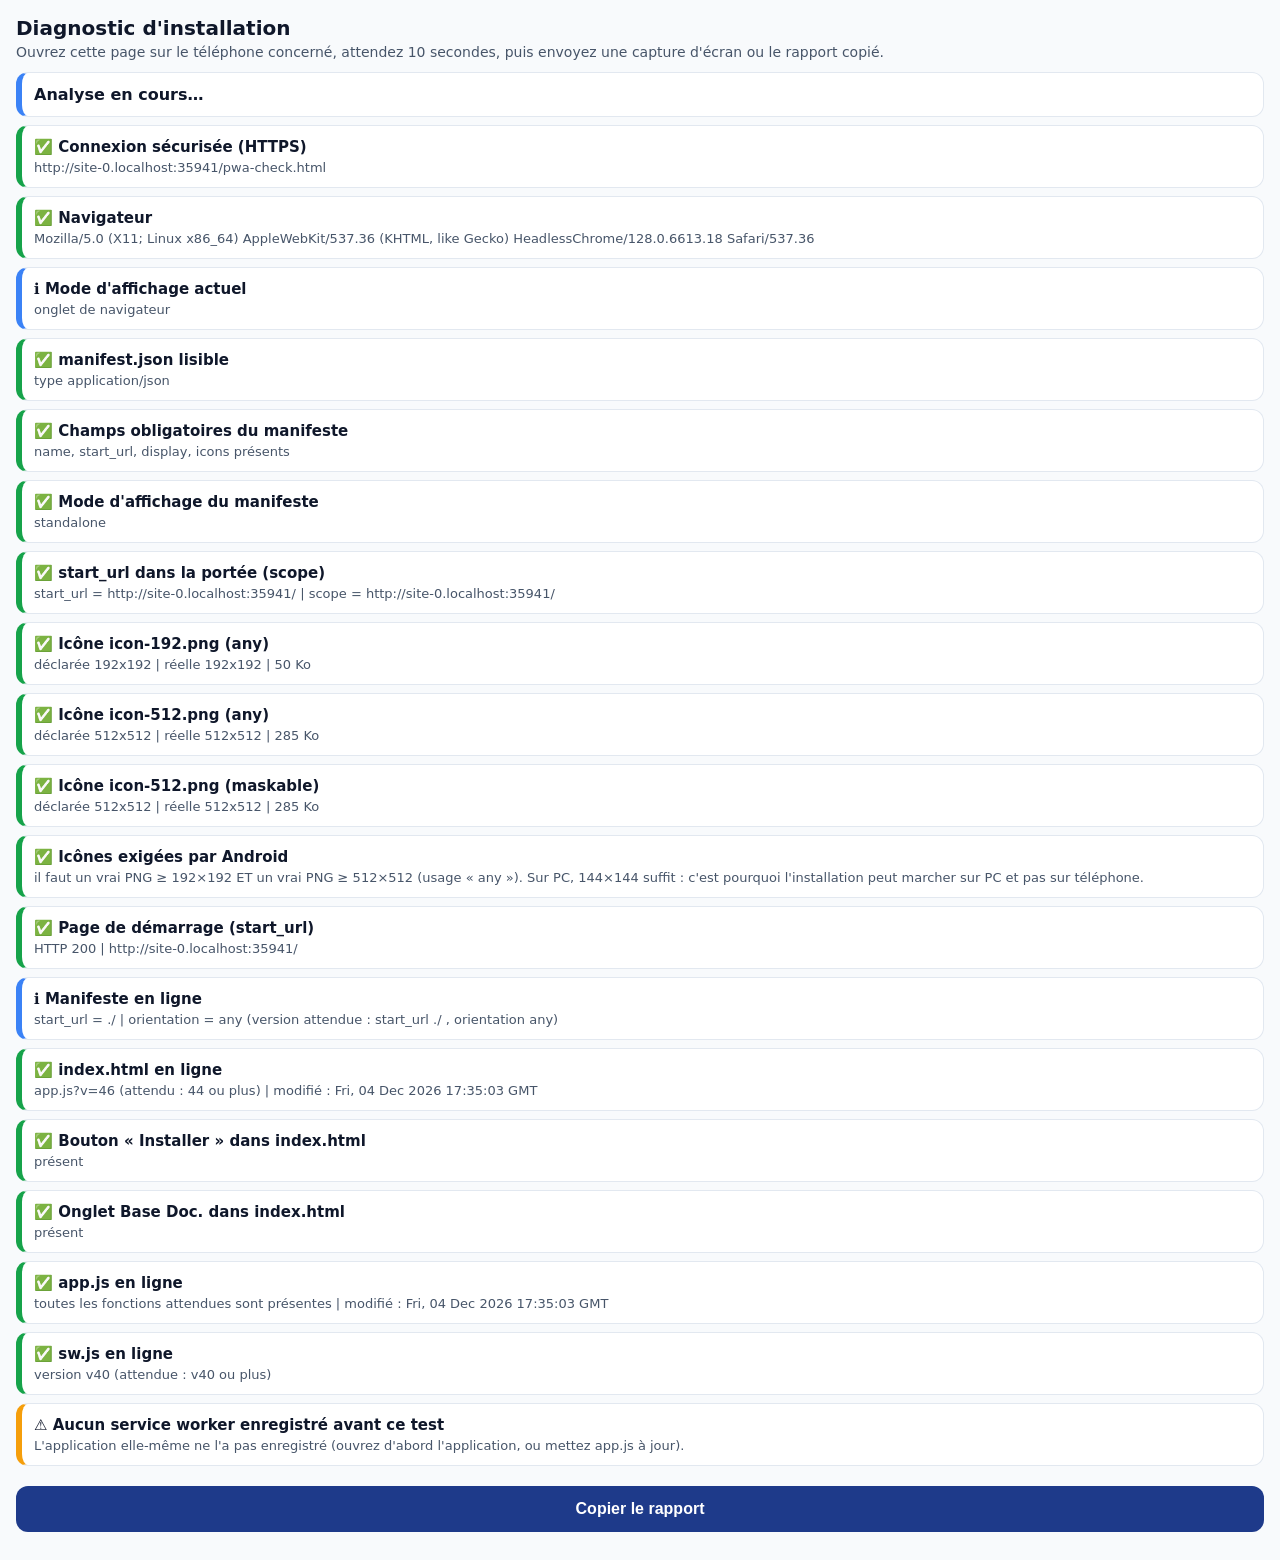
<file: pwa-check.html>
<!DOCTYPE html>
<html lang="fr">
<head>
<meta charset="UTF-8">
<meta name="viewport" content="width=device-width, initial-scale=1">
<title>Diagnostic installation - GMAO A2CIM</title>
<link rel="manifest" href="manifest.json">
<style>
  body { font-family: system-ui, -apple-system, Segoe UI, Roboto, sans-serif; margin: 0; padding: 16px; background: #f8fafc; color: #0f172a; }
  h1 { font-size: 20px; margin: 0 0 4px; }
  p.sub { margin: 0 0 12px; color: #475569; font-size: 14px; }
  .row { background: #fff; border: 1px solid #e2e8f0; border-radius: 12px; padding: 12px; margin: 8px 0; border-left-width: 6px; }
  .ok { border-left-color: #16a34a; } .ko { border-left-color: #dc2626; } .warn { border-left-color: #f59e0b; } .info { border-left-color: #3b82f6; }
  .t { font-weight: 700; font-size: 15px; }
  .d { font-size: 13px; color: #475569; margin-top: 4px; word-break: break-all; }
  #verdict { font-weight: 700; font-size: 16px; }
  button { width: 100%; padding: 14px; margin: 12px 0; border: 0; border-radius: 12px; background: #1e3a8a; color: #fff; font-size: 16px; font-weight: 700; }
</style>
</head>
<body>
<h1>Diagnostic d'installation</h1>
<p class="sub">Ouvrez cette page sur le téléphone concerné, attendez 10 secondes, puis envoyez une capture d'écran ou le rapport copié.</p>
<div id="verdict" class="row info">Analyse en cours…</div>
<div id="out"></div>
<button id="copyBtn" type="button">Copier le rapport</button>

<script>
// <PNG>
function pngInfo(buf) {
  const b = new Uint8Array(buf);
  const sig = b.length > 24 && b[0] === 0x89 && b[1] === 0x50 && b[2] === 0x4e && b[3] === 0x47;
  if (!sig) return { png: false, w: 0, h: 0 };
  const dv = new DataView(buf);
  return { png: true, w: dv.getUint32(16), h: dv.getUint32(20) };
}
// </PNG>

const out = document.getElementById("out");
const lines = [];
const MARK = { ok: "✅", warn: "⚠️", ko: "❌", info: "ℹ️" };
let nKo = 0, nWarn = 0;

function add(level, title, detail) {
  if (level === "ko") nKo++; if (level === "warn") nWarn++;
  const d = document.createElement("div"); d.className = "row " + level;
  const t = document.createElement("div"); t.className = "t"; t.textContent = MARK[level] + " " + title; d.appendChild(t);
  if (detail) { const x = document.createElement("div"); x.className = "d"; x.textContent = detail; d.appendChild(x); }
  out.appendChild(d);
  lines.push(MARK[level] + " " + title + (detail ? " : " + detail : ""));
}

let installPromptSeen = false;
window.addEventListener("beforeinstallprompt", () => { installPromptSeen = true; });

(async function run() {
  // 1. Adresse et HTTPS
  const host = location.hostname;
  const privateNet = /^(192\.168|10\.|172\.(1[6-9]|2\d|3[01]))\./.test(host);
  add(window.isSecureContext ? "ok" : "ko", "Connexion sécurisée (HTTPS)",
    location.href + (window.isSecureContext ? "" : "  →  Sans HTTPS, l'installation est impossible. Utilisez l'adresse https://… du site publié (GitHub Pages), pas une adresse locale ni http://."));
  if (privateNet || /^localhost$/.test(host)) add("ko", "Adresse locale détectée", "Un téléphone ne peut installer que le site publié en HTTPS, pas l'adresse de l'ordinateur de développement (" + host + ").");

  // 2. Navigateur
  const ua = navigator.userAgent;
  const inApp = /FBAN|FBAV|Instagram|WhatsApp|Line\/|MicroMessenger|Snapchat|TikTok|GSA\/|; wv\)/i.test(ua) || (/iPhone|iPad|iPod/.test(ua) && !/Safari\//.test(ua));
  add(inApp ? "ko" : "ok", "Navigateur", ua + (inApp ? "  →  Navigateur intégré à une autre application (WhatsApp, Facebook, etc.). Ouvrez le site dans Chrome (Android) ou Safari (iPhone)." : ""));
  if (/iPhone|iPad|iPod/.test(ua) && /CriOS|FxiOS|EdgiOS/.test(ua)) add("warn", "iPhone avec un autre navigateur que Safari", "Utilisez Safari : Partager > Sur l'écran d'accueil.");
  const standalone = window.matchMedia("(display-mode: standalone)").matches || window.navigator.standalone === true;
  add("info", "Mode d'affichage actuel", standalone ? "application installée (plein écran)" : "onglet de navigateur");

  // 3. Manifeste
  const manifestUrl = new URL("manifest.json", location.href).href;
  let manifest = null;
  try {
    const r = await fetch(manifestUrl, { cache: "no-store" });
    if (!r.ok) add("ko", "manifest.json", "HTTP " + r.status + " à l'adresse " + manifestUrl);
    else { manifest = await r.json(); add("ok", "manifest.json lisible", "type " + (r.headers.get("content-type") || "?")); }
  } catch (e) { add("ko", "manifest.json illisible", e.message); }

  let start = null;
  if (manifest) {
    const missing = ["name", "start_url", "display", "icons"].filter((k) => !manifest[k] || (k === "icons" && !manifest.icons.length));
    add(missing.length ? "ko" : "ok", "Champs obligatoires du manifeste", missing.length ? "manquants : " + missing.join(", ") : "name, start_url, display, icons présents");
    add(["standalone", "fullscreen", "minimal-ui"].includes(manifest.display) ? "ok" : "ko", "Mode d'affichage du manifeste", String(manifest.display));
    if (manifest.prefer_related_applications) add("ko", "prefer_related_applications", "doit être absent ou false");
    start = new URL(manifest.start_url || ".", manifestUrl);
    const scope = new URL(manifest.scope || ".", manifest.scope ? manifestUrl : start);
    add(start.href.startsWith(scope.href) ? "ok" : "ko", "start_url dans la portée (scope)", "start_url = " + start.href + " | scope = " + scope.href);

    // 4. Icônes (lecture réelle des dimensions dans le fichier PNG)
    const real = [];
    for (const ic of manifest.icons || []) {
      const url = new URL(ic.src, manifestUrl).href;
      try {
        const r = await fetch(url, { cache: "no-store" });
        if (!r.ok) { add("ko", "Icône " + ic.src, "HTTP " + r.status + " : fichier introuvable à " + url); continue; }
        const buf = await r.arrayBuffer(); const info = pngInfo(buf);
        const okSize = info.png && ic.sizes === info.w + "x" + info.h;
        add(okSize ? "ok" : "ko", "Icône " + ic.src + " (" + (ic.purpose || "any") + ")",
          "déclarée " + ic.sizes + " | réelle " + (info.png ? info.w + "x" + info.h : "PAS un PNG valide") + " | " + Math.round(buf.byteLength / 1024) + " Ko");
        if (info.png) real.push({ w: info.w, h: info.h, purpose: ic.purpose || "any" });
      } catch (e) { add("ko", "Icône " + ic.src, e.message); }
    }
    const has = (n) => real.some((i) => i.w >= n && i.h >= n && /any/.test(i.purpose));
    add(has(192) && has(512) ? "ok" : "ko", "Icônes exigées par Android", "il faut un vrai PNG ≥ 192×192 ET un vrai PNG ≥ 512×512 (usage « any »). Sur PC, 144×144 suffit : c'est pourquoi l'installation peut marcher sur PC et pas sur téléphone.");

    // 5. Page de démarrage
    try {
      const r = await fetch(start.href, { cache: "no-store" });
      add(r.ok ? (r.redirected ? "warn" : "ok") : "ko", "Page de démarrage (start_url)", "HTTP " + r.status + (r.redirected ? " (redirigée vers " + r.url + ")" : "") + " | " + start.href);
    } catch (e) { add("ko", "Page de démarrage inaccessible", e.message); }
  }

  // 5b. Fichiers réellement en ligne (vérifie que la dernière version est publiée)
  const getText = async (p) => {
    const r = await fetch(new URL(p, location.href).href, { cache: "no-store" });
    if (!r.ok) throw new Error("HTTP " + r.status);
    return { text: await r.text(), mod: r.headers.get("last-modified") };
  };
  if (manifest) add("info", "Manifeste en ligne", "start_url = " + manifest.start_url + " | orientation = " + (manifest.orientation || "(non définie)") + "  (version attendue : start_url ./ , orientation any)");
  try {
    const idx = await getText("index.html");
    const v = (idx.text.match(/app\.js\?v=(\d+)/) || [])[1];
    add(v && Number(v) >= 44 ? "ok" : "ko", "index.html en ligne", "app.js?v=" + (v || "?") + " (attendu : 44 ou plus) | modifié : " + (idx.mod || "?"));
    add(idx.text.includes("data-install") ? "ok" : "ko", "Bouton « Installer » dans index.html", idx.text.includes("data-install") ? "présent" : "ABSENT : index.html n'est pas à jour sur GitHub");
    add(idx.text.includes('data-view="docs"') ? "ok" : "ko", "Onglet Base Doc. dans index.html", idx.text.includes('data-view="docs"') ? "présent" : "ABSENT");
  } catch (e) { add("ko", "index.html illisible", e.message); }
  try {
    const app = await getText("app.js");
    const feats = [["registerSW", "service worker enregistré avant la connexion"], ["DOC_ROOT", "base documentaire"], ["openDossier", "dossier multi-jours"], ["renameMachine", "machines structurées"], ["renderHistorique", "historique des fiches"], ["authReady", "connexion Firebase"]];
    const missing = feats.filter((f) => !app.text.includes(f[0])).map((f) => f[1]);
    add(missing.length ? "ko" : "ok", "app.js en ligne", (missing.length ? "FONCTIONS ABSENTES : " + missing.join(", ") : "toutes les fonctions attendues sont présentes") + " | modifié : " + (app.mod || "?"));
  } catch (e) { add("ko", "app.js illisible", e.message); }
  try {
    const sw = await getText("sw.js");
    const v = (sw.text.match(/VERSION = 'v(\d+)'/) || [])[1];
    add(v && Number(v) >= 40 ? "ok" : "warn", "sw.js en ligne", "version v" + (v || "?") + " (attendue : v40 ou plus)");
  } catch (e) { add("ko", "sw.js illisible", e.message); }

  // 6. Service worker
  if (!("serviceWorker" in navigator)) add("ko", "Service worker non pris en charge", "navigateur trop ancien ou contexte non sécurisé");
  else {
    try {
      let reg = await navigator.serviceWorker.getRegistration();
      if (!reg) {
        add("warn", "Aucun service worker enregistré avant ce test", "L'application elle-même ne l'a pas enregistré (ouvrez d'abord l'application, ou mettez app.js à jour).");
        reg = await navigator.serviceWorker.register("./sw.js");
      }
      await Promise.race([navigator.serviceWorker.ready, new Promise((res) => setTimeout(res, 8000))]);
      const state = reg.active ? "actif" : reg.installing ? "en cours d'installation" : reg.waiting ? "en attente" : "inconnu";
      add(reg.active ? "ok" : "warn", "Service worker", state + " | portée " + reg.scope);
      if (reg.active && start && !start.href.startsWith(reg.scope)) add("ko", "Le service worker ne couvre pas la page de démarrage", reg.scope + " ≠ " + start.href);
    } catch (e) { add("ko", "Service worker en erreur", e.message); }
  }

  // 7. Proposition d'installation
  await new Promise((res) => setTimeout(res, 2500));
  add(installPromptSeen ? "ok" : "warn", "Proposition d'installation du navigateur",
    installPromptSeen ? "reçue : le bouton « Installer » doit apparaître" : "non reçue (normal sur iPhone/Safari, qui n'envoie jamais cet événement ; sur Android, voir les ❌ ci-dessus)");

  const v = document.getElementById("verdict");
  v.className = "row " + (nKo ? "ko" : nWarn ? "warn" : "ok");
  v.textContent = nKo ? nKo + " problème(s) bloquant(s) trouvé(s) : voir les lignes ❌" : "Aucun problème bloquant détecté" + (nWarn ? " (" + nWarn + " avertissement(s))" : "");
  lines.unshift("RAPPORT : " + v.textContent);
})();

document.getElementById("copyBtn").addEventListener("click", async () => {
  const text = lines.join("\n");
  try { await navigator.clipboard.writeText(text); alert("Rapport copié. Collez-le dans la conversation."); }
  catch (_) {
    const ta = document.createElement("textarea"); ta.value = text; document.body.appendChild(ta); ta.select();
    try { document.execCommand("copy"); alert("Rapport copié."); } catch (e) { alert(text); }
    ta.remove();
  }
});
</script>
</body>
</html>
</file>
